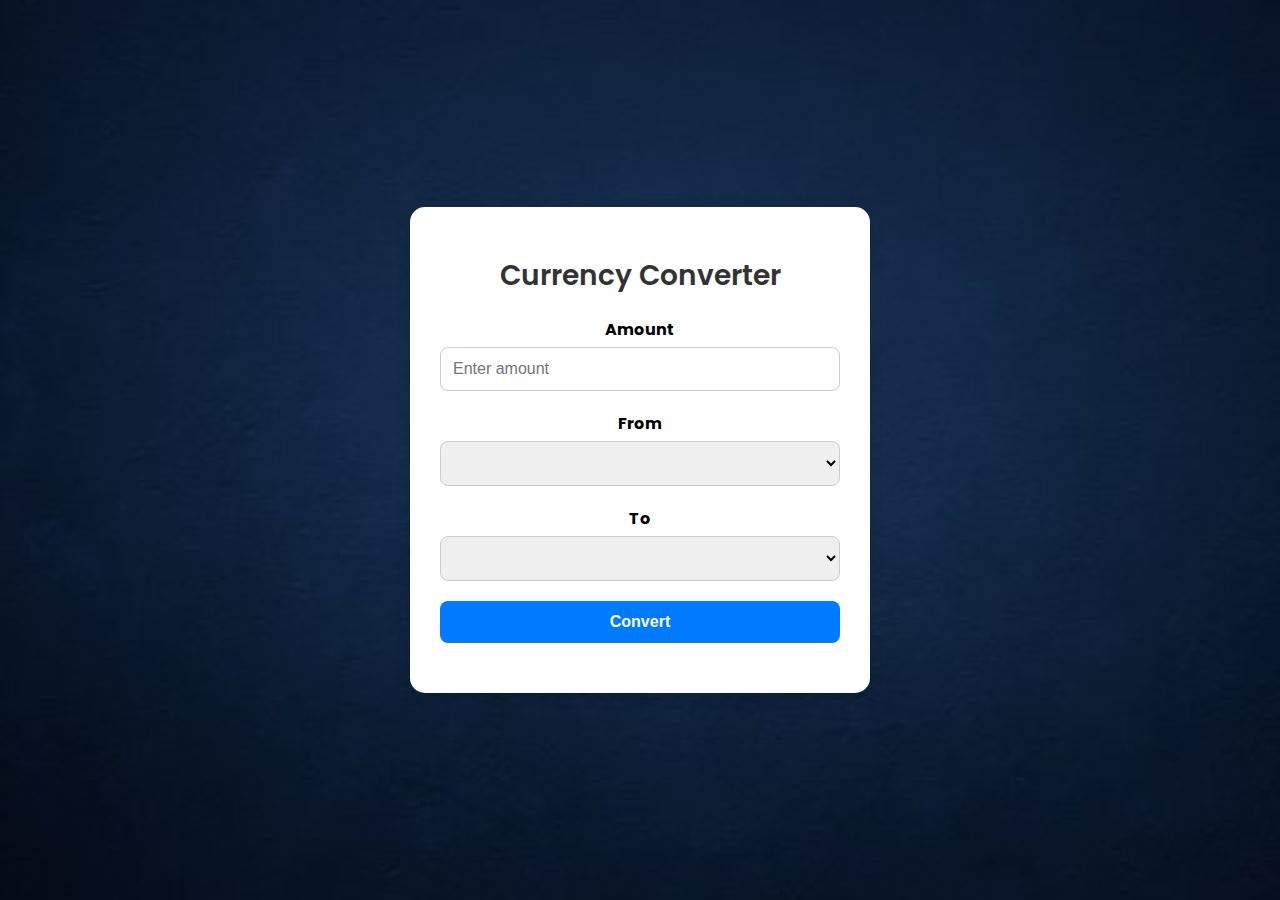
<file: Task 5/index.html>
<!DOCTYPE html>
<html lang="en">
<head>
    <meta charset="UTF-8">
    <meta name="viewport" content="width=device-width, initial-scale=1.0">
    <title>Currency Converter</title>
    <link href="https://fonts.googleapis.com/css2?family=Poppins:wght@400;600&display=swap" rel="stylesheet">
    <link rel="stylesheet" href="style.css">
</head>
<body>
    <div class="converter-container">
        <div class="converter">
            <h1>Currency Converter</h1>
            <form id="converter-form">
                <div class="form-group">
                    <label for="amount">Amount</label>
                    <input type="number" id="amount" placeholder="Enter amount" required>
                </div>
                <div class="form-group">
                    <label for="from-currency">From</label>
                    <select id="from-currency"></select>
                </div>
                <div class="form-group">
                    <label for="to-currency">To</label>
                    <select id="to-currency"></select>
                </div>
                <button type="submit">Convert</button>
            </form>
            <div id="result"></div>
        </div>
    </div>
    <script src="script.js"></script>
</body>
</html>
</file>
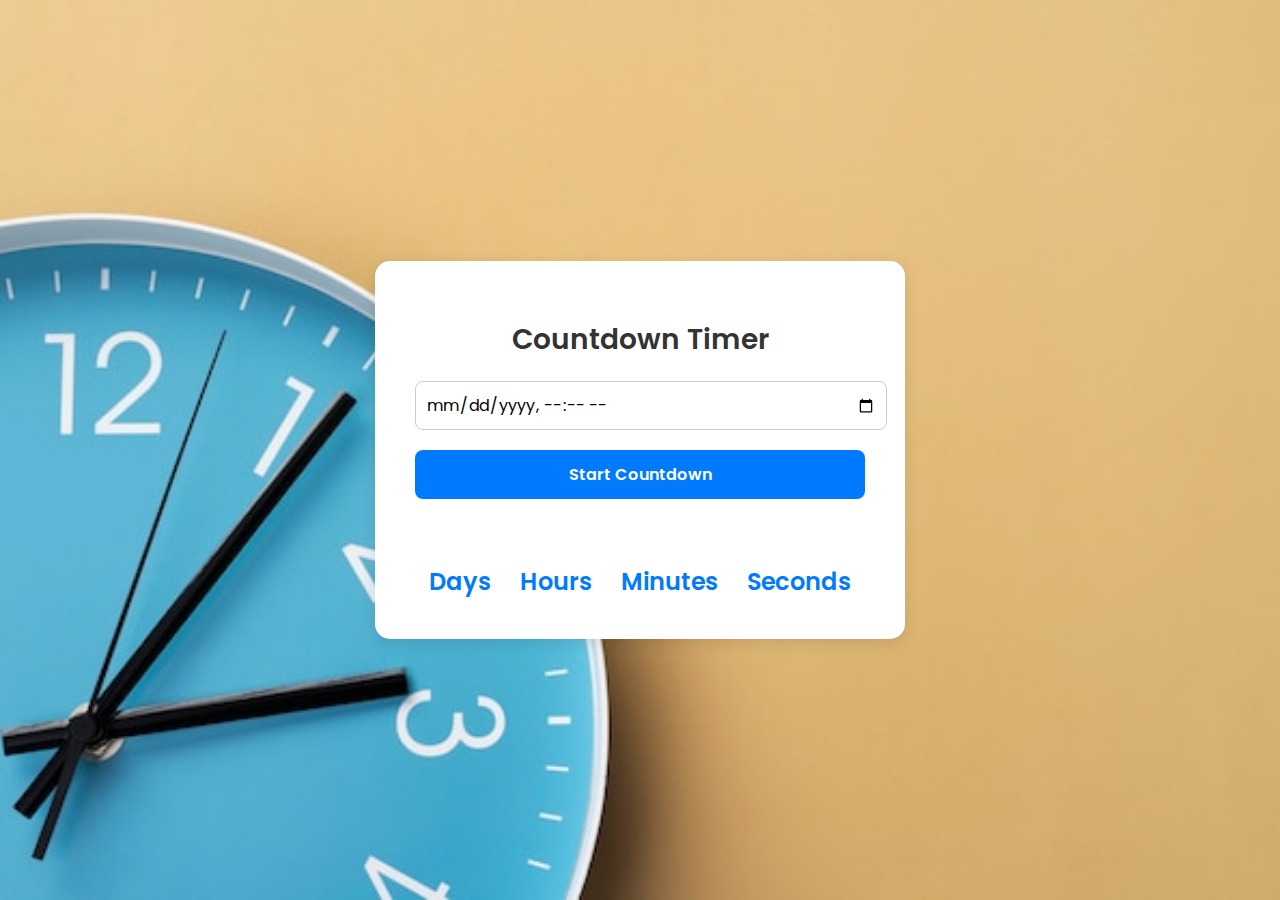
<file: Task 7/index.html>
<!DOCTYPE html>
<html lang="en">
<head>
    <meta charset="UTF-8">
    <meta name="viewport" content="width=device-width, initial-scale=1.0">
    <title>Countdown Timer</title>
    <link rel="stylesheet" href="style.css">
    <link href="https://fonts.googleapis.com/css2?family=Poppins:wght@400;600&display=swap" rel="stylesheet">
</head>
<body>
    <div class="countdown-container">
        <h1>Countdown Timer</h1>
        <input type="datetime-local" id="countdown-date" placeholder="Select target date">
        <button onclick="startCountdown()">Start Countdown</button>

        <div id="countdown-display">
            <div class="time-box">
                <span id="days"></span><br>Days
            </div>
            <div class="time-box">
                <span id="hours"></span><br>Hours
            </div>
            <div class="time-box">
                <span id="minutes"></span><br>Minutes
            </div>
            <div class="time-box">
                <span id="seconds"></span><br>Seconds
            </div>
        </div>
    </div>
    <script src="script.js"></script>
</body>
</html>
</file>
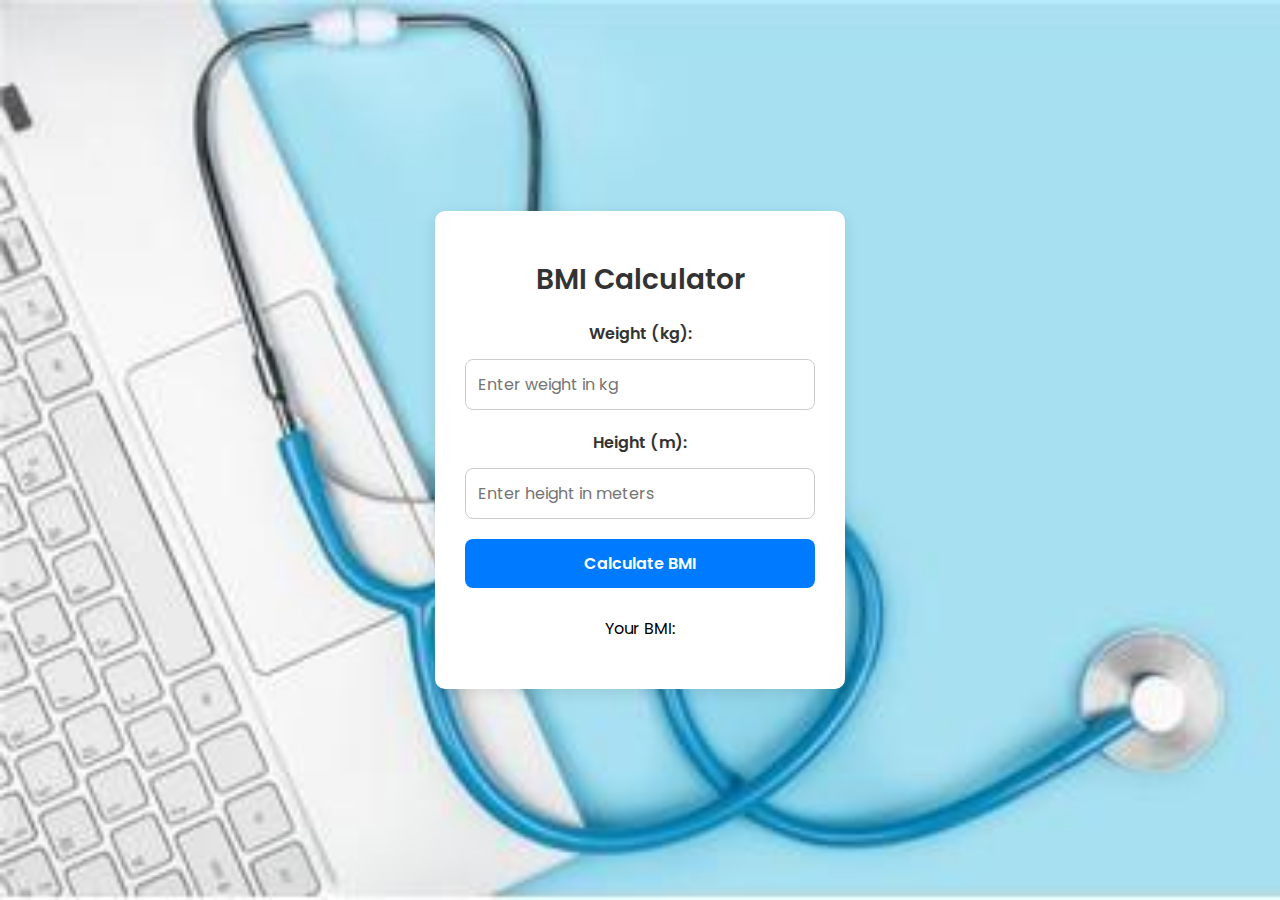
<file: Task 8/index.html>
<!DOCTYPE html>
<html lang="en">
<head>
    <meta charset="UTF-8">
    <meta name="viewport" content="width=device-width, initial-scale=1.0">
    <title>BMI Calculator</title>
    <link rel="stylesheet" href="style.css">
    <link href="https://fonts.googleapis.com/css2?family=Poppins:wght@400;600&display=swap" rel="stylesheet">
</head>
<body>
    <div class="bmi-calculator">
        <h1>BMI Calculator</h1>
        <form id="bmi-form">
            <div class="form-group">
                <label for="weight">Weight (kg):</label>
                <input type="number" id="weight" placeholder="Enter weight in kg" required>
            </div>
            <div class="form-group">
                <label for="height">Height (m):</label>
                <input type="number" id="height" step="0.01" placeholder="Enter height in meters" required>
            </div>
            <button type="submit">Calculate BMI</button>
        </form>
        <div id="result">
            <p>Your BMI: <span id="bmi-value"></span></p>
            <p><span id="bmi-category"></span></p>
        </div>
    </div>
    <script src="script.js"></script>
</body>
</html>
</file>
<file: Task 5/style.css>
/* Set background and font */
body {
    font-family: 'Poppins', sans-serif;
    background: linear-gradient(135deg, #f4f4f4, #d7e1ec);
    margin: 0;
    padding: 0;
    display: flex;
    justify-content: center;
    align-items: center;
    height: 100vh;
	background-image: url('bg.jpg');
  background-repeat: no-repeat;
  background-size: cover;
}

/* Style the container */
.converter-container {
    display: flex;
    justify-content: center;
    align-items: center;
    width: 100%;
    height: 100%;
}

/* Style the converter box */
.converter {
    background-color: #fff;
    padding: 30px;
    border-radius: 15px;
    box-shadow: 0 4px 15px rgba(0, 0, 0, 0.1);
    width: 400px;
    text-align: center;
}

/* Style the heading */
h1 {
    font-size: 28px;
    margin-bottom: 20px;
    color: #333;
    font-weight: 600;
}

/* Style form elements */
.form-group {
    margin-bottom: 20px;
}

label {
    display: block;
    font-weight: bold;
    margin-bottom: 5px;
}

input, select {
    width: 100%;
    padding: 12px;
    border: 1px solid #ccc;
    border-radius: 8px;
    font-size: 16px;
    box-sizing: border-box;
}

/* Style the button */
button {
    padding: 12px 20px;
    background-color: #007BFF;
    color: white;
    border: none;
    border-radius: 8px;
    cursor: pointer;
    font-size: 16px;
    font-weight: 600;
    width: 100%;
}

button:hover {
    background-color: #0056b3;
}

/* Style the result display */
#result {
    margin-top: 20px;
    font-size: 18px;
    color: #333;
}

#result span {
    font-weight: 600;
    color: #007BFF;
}

/* Add responsiveness */
@media screen and (max-width: 768px) {
    .converter {
        width: 100%;
        padding: 20px;
    }
}
</file>
<file: Task 7/style.css>
/* Apply a modern font and background */
body {
    font-family: 'Poppins', sans-serif;
    background: linear-gradient(135deg, #f4f4f4, #d7e1ec);
    margin: 0;
    padding: 0;
    display: flex;
    justify-content: center;
    align-items: center;
    height: 100vh;
	background-image: url('bg.jpg');
  background-repeat: no-repeat;
  background-size: cover;
}

/* Style the countdown container */
.countdown-container {
    background-color: #fff;
    padding: 40px;
    border-radius: 15px;
    box-shadow: 0 4px 15px rgba(0, 0, 0, 0.1);
    text-align: center;
    width: 450px;
}

/* Style the header */
h1 {
    font-size: 28px;
    font-weight: 600;
    margin-bottom: 20px;
    color: #333;
}

/* Style the input field */
input[type="datetime-local"] {
    padding: 10px;
    width: 100%;
    border: 1px solid #ccc;
    border-radius: 8px;
    font-size: 16px;
    margin-bottom: 20px;
    font-family: 'Poppins', sans-serif;
}

/* Style the button */
button {
    padding: 12px 20px;
    background-color: #007BFF;
    color: white;
    border: none;
    border-radius: 8px;
    cursor: pointer;
    font-size: 16px;
    font-weight: 600;
    width: 100%;
    font-family: 'Poppins', sans-serif;
}

button:hover {
    background-color: #0056b3;
}

/* Style the countdown display */
#countdown-display {
    display: flex;
    justify-content: space-around;
    margin-top: 30px;
}

.time-box {
    text-align: center;
    font-size: 24px;
    font-weight: 600;
    color: #007BFF;
}

.time-box span {
    font-size: 36px;
    display: block;
}

/* Add media queries for responsiveness */
@media screen and (max-width: 768px) {
    .countdown-container {
        width: 100%;
        padding: 20px;
    }

    #countdown-display {
        flex-direction: column;
    }

    .time-box {
        margin-bottom: 15px;
    }
}
</file>
<file: Task 8/style.css>
/* Apply a professional font and background */
body {
    font-family: 'Poppins', sans-serif;
    
	background-image: url('bg.jpg');
	background-repeat: no-repeat;
	background-size: cover;
    margin: 0;
    padding: 0;
    display: flex;
    justify-content: center;
    align-items: center;
    height: 100vh;
}

/* Style the calculator container */
.bmi-calculator {
    background-color: #fff;
    padding: 30px;
    border-radius: 10px;
    box-shadow: 0 4px 15px rgba(0, 0, 0, 0.1);
    width: 350px;
    text-align: center;
}

/* Add a clean and modern style for the title */
h1 {
    font-size: 28px;
    font-weight: 600;
    margin-bottom: 20px;
    color: #333;
}

/* Style the form groups */
.form-group {
    margin-bottom: 20px;
}

label {
    display: block;
    font-weight: 600;
    margin-bottom: 8px;
    color: #333;
}

/* Style the input fields */
input {
    width: 100%;
    padding: 12px;
    margin-top: 5px;
    border: 1px solid #ccc;
    border-radius: 8px;
    font-size: 16px;
    box-sizing: border-box;
    font-family: 'Poppins', sans-serif;
}

/* Style the button */
button {
    padding: 12px 20px;
    background-color: #007BFF;
    color: white;
    border: none;
    border-radius: 8px;
    cursor: pointer;
    font-size: 16px;
    width: 100%;
    font-weight: 600;
    font-family: 'Poppins', sans-serif;
}

button:hover {
    background-color: #0056b3;
}

/* Style the result area */
#result {
    margin-top: 20px;
}

#bmi-value {
    font-weight: 600;
    font-size: 24px;
    color: #007BFF;
}

#bmi-category {
    font-size: 18px;
    margin-top: 10px;
    color: #555;
}

/* Add media queries to ensure responsiveness */
@media screen and (max-width: 768px) {
    .bmi-calculator {
        width: 100%;
        padding: 20px;
    }
}
</file>
